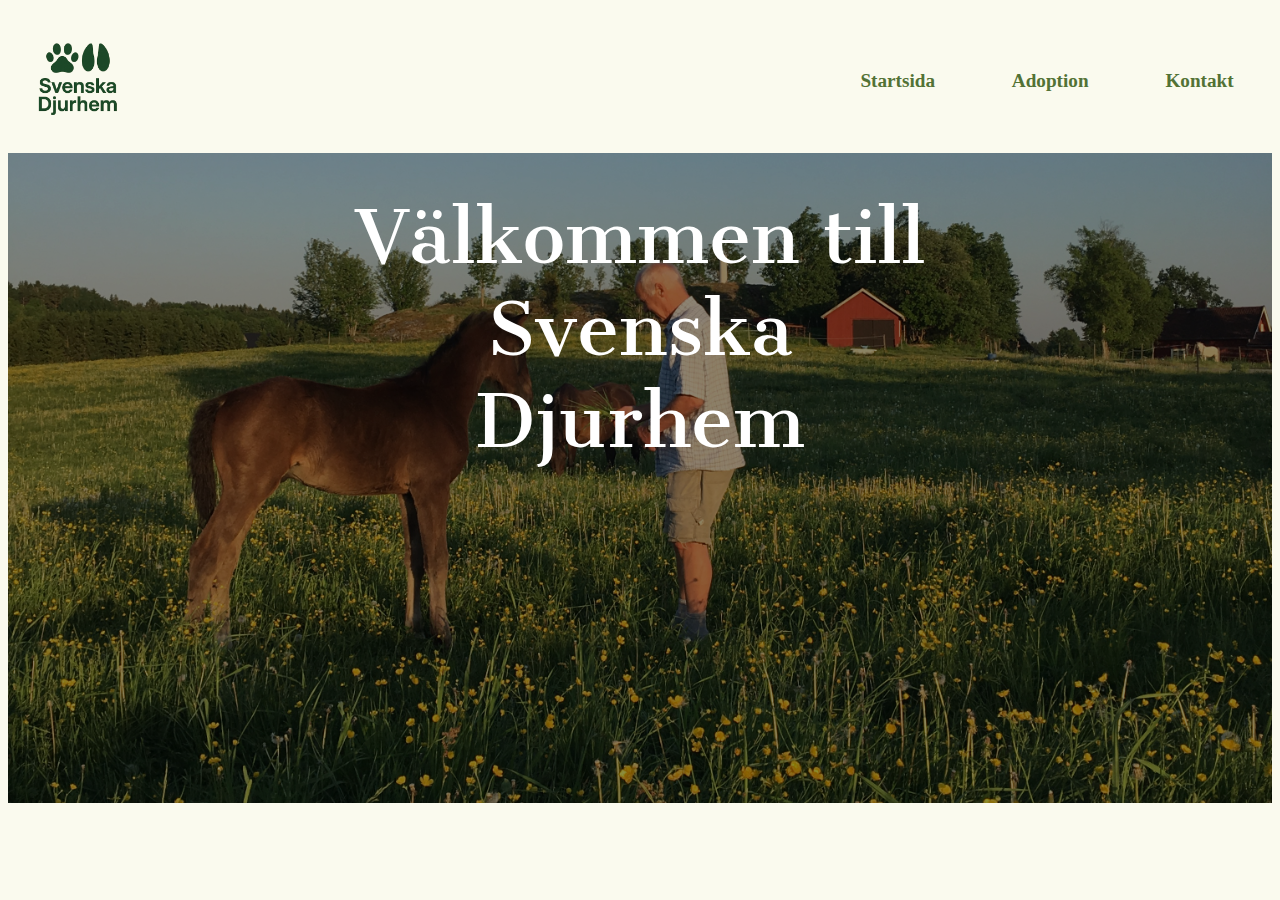
<file: index.html>
<!DOCTYPE html>
<html lang="sv">

<head>
    <meta charset="UTF-8">
    <meta name="viewport" content="width=device-width, initial-scale=1.0">
    <title>Svenska Djurhem</title>
    <link rel="stylesheet" href="css/styles.css">
    <link rel="preconnect" href="https://fonts.googleapis.com">
    <link rel="preconnect" href="https://fonts.gstatic.com" crossorigin>
    <link href="https://fonts.googleapis.com/css2?family=Cantata+One&display=swap" rel="stylesheet">

</head>

<body>
    <header>
        <nav>
            <a href="index.html">
                <img src="images/logo.png" alt="Logotyp med en tass och en hov" class="logo">
            </a>
            <ul>
                <li><a href="index.html">Startsida</a></li>
                <li><a href="adoption.html">Adoption</a></li>
                <li><a href="contact.html">Kontakt</a></li>
            </ul>
        </nav>

  
        <button class="menu-toggle" aria-label="Öppna meny" aria-expanded="false">
            <span></span>
            <span></span>
            <span></span>
        </button>

        <div class="hero">
            <img src="images/foalonfield.JPEG" alt="En man matar ett föl på en äng" class="hero-img">
            <h1>Välkommen till Svenska Djurhem</h1>
        </div>
    </header>

    <div class="menu-backdrop"></div>

    <script src="toggle.js"></script>
</body>

</html>
</file>
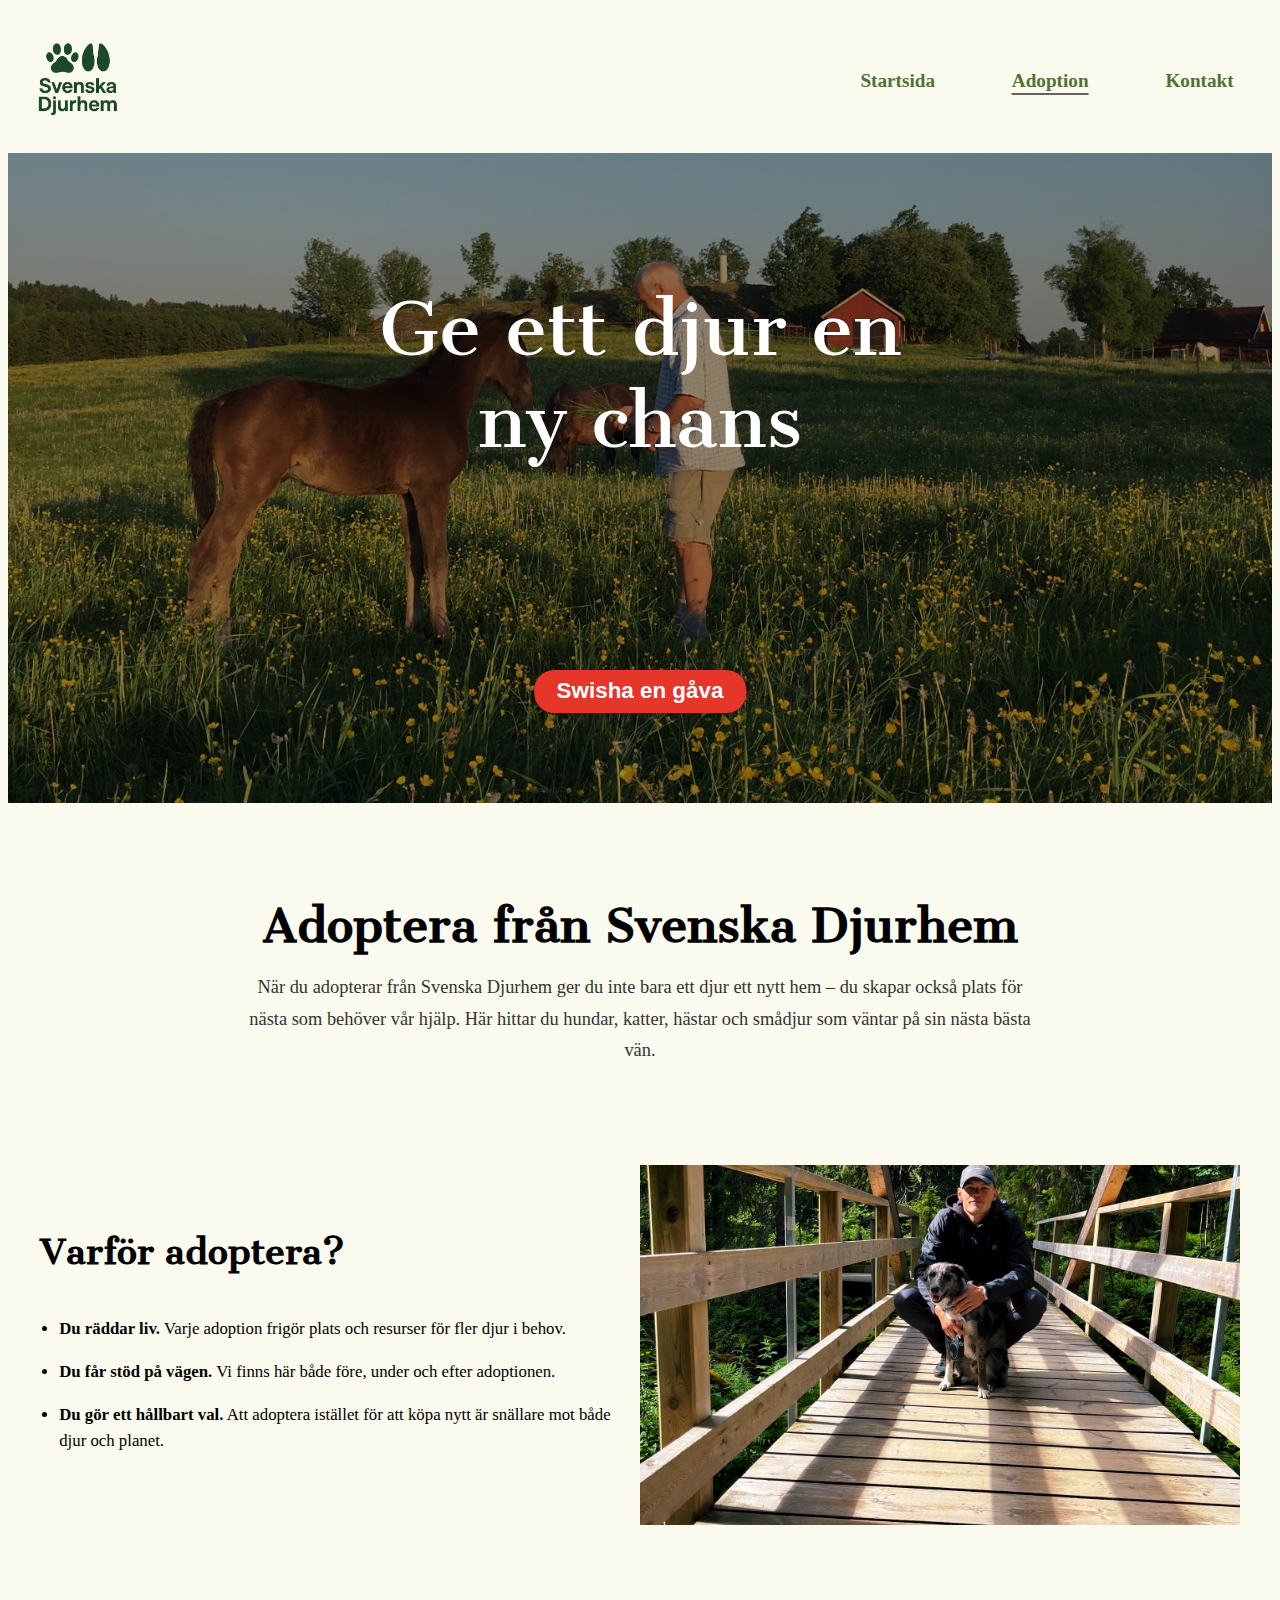
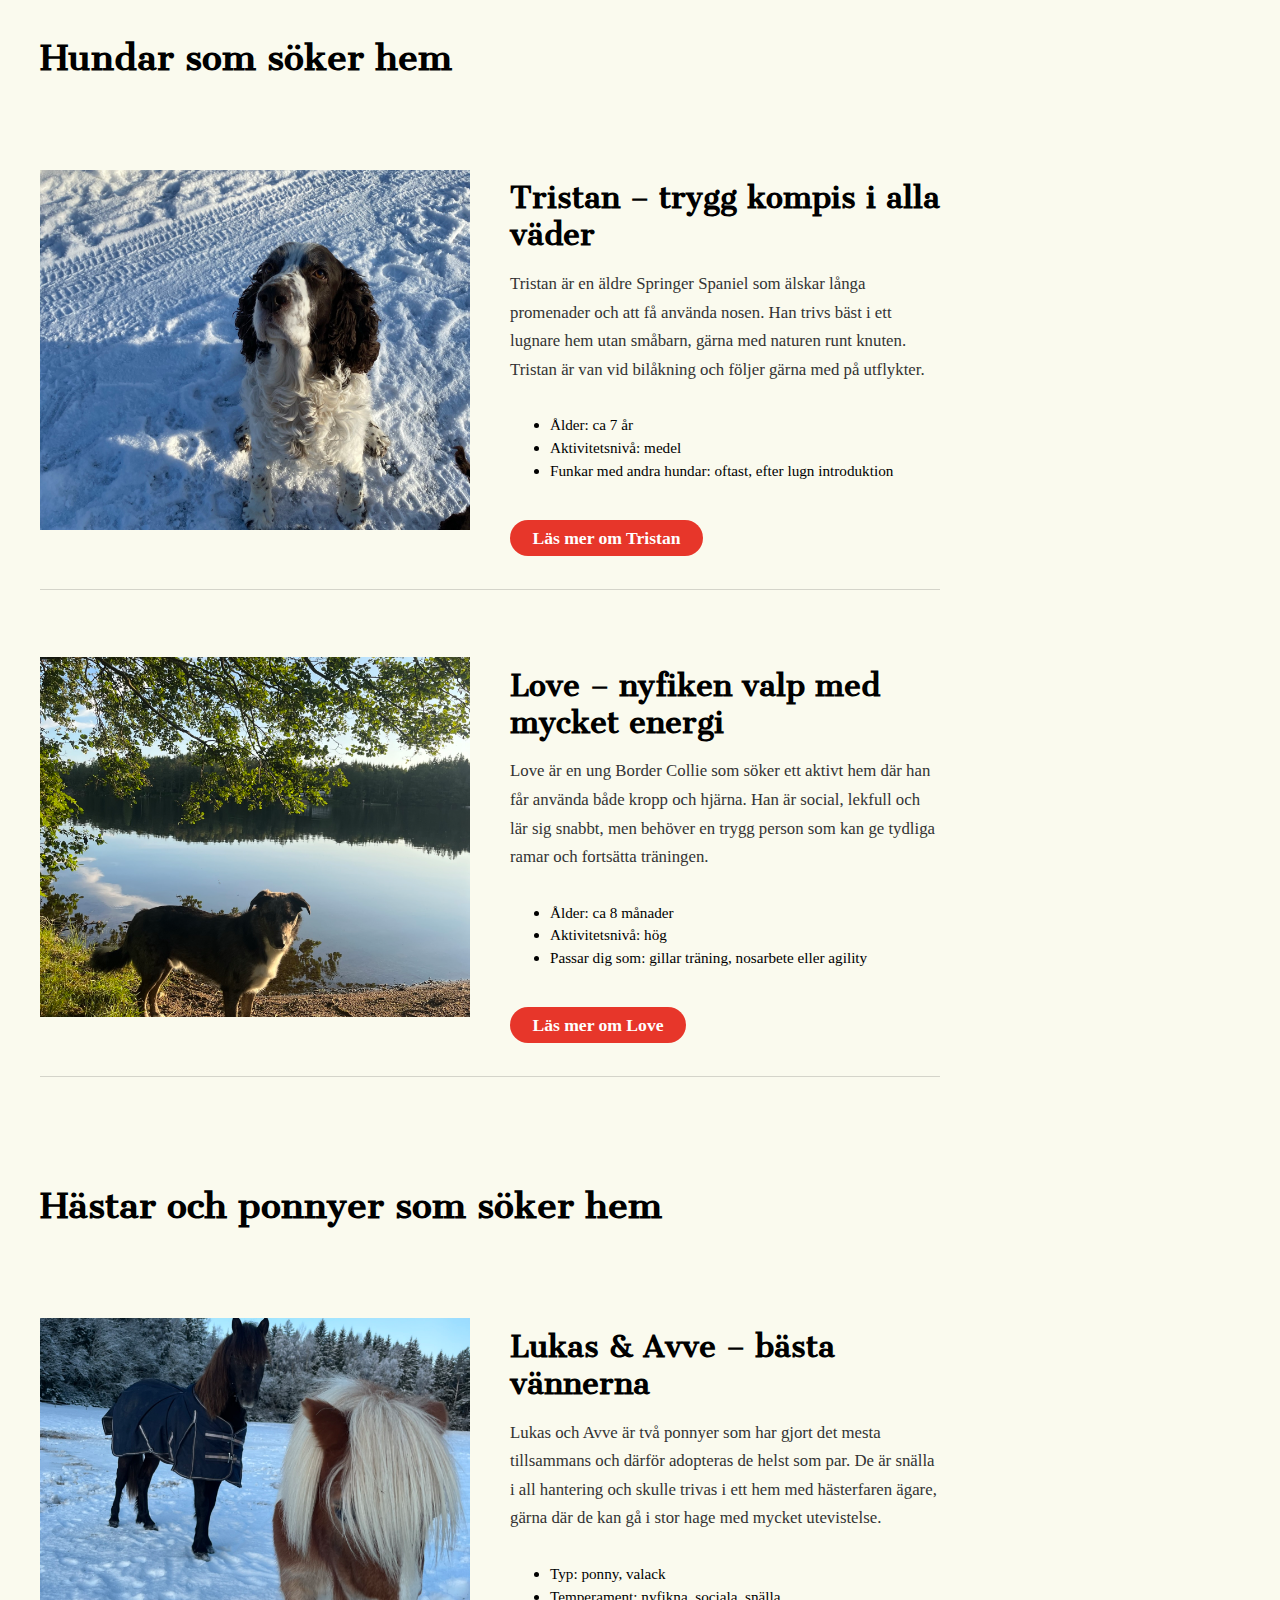
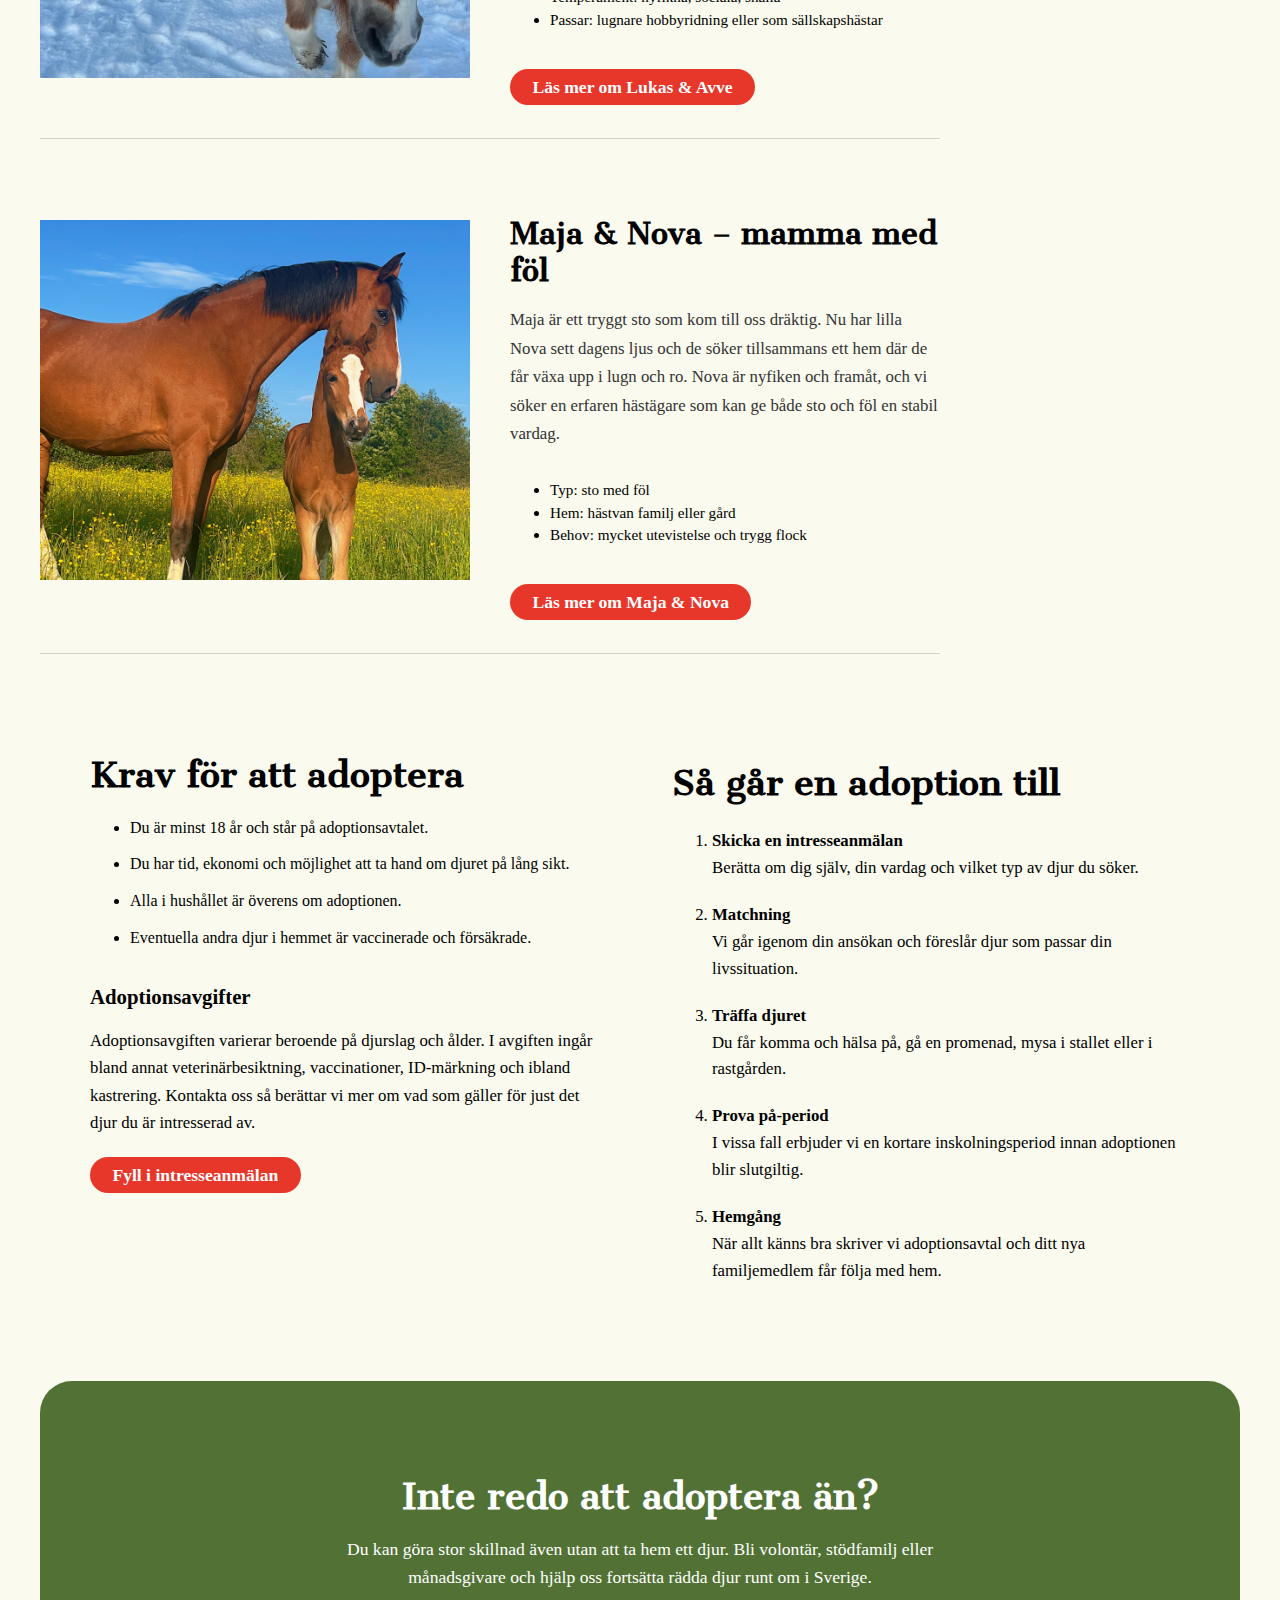
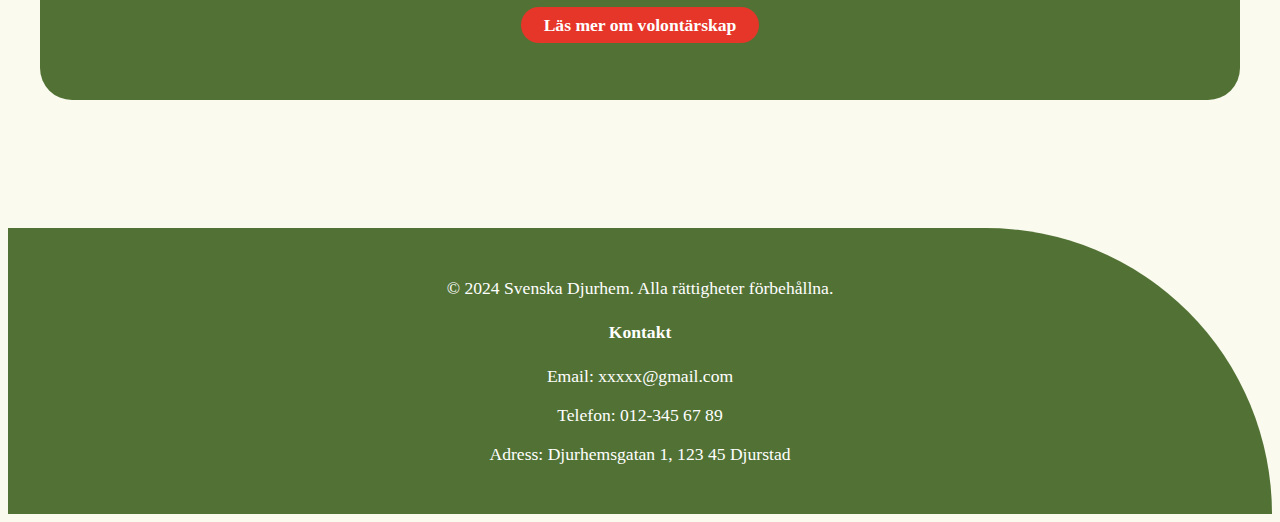
<file: adoption.html>
<!DOCTYPE html>
<html lang="sv">

<head>
    <meta charset="UTF-8">
    <meta name="viewport" content="width=device-width, initial-scale=1.0">
    <title>Svenska Djurhem</title>
    <link rel="stylesheet" href="css/styles.css">
    <link rel="stylesheet" href="css/adoption.css">
    <link rel="preconnect" href="https://fonts.googleapis.com">
    <link rel="preconnect" href="https://fonts.gstatic.com" crossorigin>
    <link href="https://fonts.googleapis.com/css2?family=Cantata+One&display=swap" rel="stylesheet">

</head>

<body>
    <header>

    <!-- Alltid synlig topp-bar på mobil -->
    <div class="topbar">
        <a href="index.html">
            <img src="images/logo.png" alt="Logotyp med en tass och en hov" class="logo">
        </a>

        <button class="menu-toggle" aria-label="Öppna meny" aria-expanded="false">
            <span></span>
            <span></span>
            <span></span>
        </button>
    </div>

    <!-- Själva menyn (drawer) -->
    <nav>
        <a href="index.html" class="nav-logo-desktop">
            <img src="images/logo.png" alt="Logotyp med en tass och en hov" class="logo">
        </a>
        <ul>
            <li><a href="index.html">Startsida</a></li>
            <li><a href="adoption.html"class="active">Adoption</a></li>
            <li><a href="contact.html">Kontakt</a></li>
        </ul>
    </nav>

    <div class="hero">
        <img src="images/foalonfield.JPEG" alt="En man matar ett föl på en äng" class="hero-img">
        <h1>Ge ett djur en ny chans</h1>
        <button class="hero-button">Swisha en gåva</button>
    </div>
</header>

    <div class="menu-backdrop"></div>

    <main class="adoption-page">

        <!-- Introsektion -->
        <section class="adoption-hero">
            <h1>Adoptera från Svenska Djurhem</h1>
            <p>
                När du adopterar från Svenska Djurhem ger du inte bara ett djur ett nytt hem – du skapar också
                plats för nästa som behöver vår hjälp. Här hittar du hundar, katter, hästar och smådjur som väntar
                på sin nästa bästa vän.
            </p>
        </section>

        <!-- Varför adoptera -->
        <section class="adoption-why adoption-why-grid">
            <div class="adoption-why-content">
                <h2>Varför adoptera?</h2>
                <ul>
                    <li><strong>Du räddar liv.</strong> Varje adoption frigör plats och resurser för fler djur i behov.
                    </li>
                    <li><strong>Du får stöd på vägen.</strong> Vi finns här både före, under och efter adoptionen.</li>
                    <li><strong>Du gör ett hållbart val.</strong> Att adoptera istället för att köpa nytt är snällare
                        mot både djur och planet.</li>
                </ul>
            </div>

            <div class="adoption-why-image">
                <img src="images/eric.JPEG" alt="Volontär sitter och klappar en border collie">
            </div>
        </section>


        <!-- Sektion: Hundar som söker hem -->
        <section class="adoption-animals">
            <h2>Hundar som söker hem</h2>

            <article class="adoption-card">
                <img src="images/tristan.JPEG" alt="En Springer-Spaniel ute i snö" class="adoption-img">
                <div class="adoption-content">
                    <h3>Tristan – trygg kompis i alla väder</h3>
                    <p>
                        Tristan är en äldre Springer Spaniel som älskar långa promenader och att få använda nosen.
                        Han trivs bäst i ett lugnare hem utan småbarn, gärna med naturen runt knuten. Tristan är
                        van vid bilåkning och följer gärna med på utflykter.
                    </p>
                    <ul>
                        <li>Ålder: ca 7 år</li>
                        <li>Aktivitetsnivå: medel</li>
                        <li>Funkar med andra hundar: oftast, efter lugn introduktion</li>
                    </ul>
                    <a href="#" class="feature-btn">Läs mer om Tristan</a>
                </div>
            </article>

            <article class="adoption-card">
                <img src="images/love.JPEG" alt="En Border Collie som står vid vattenbrynet" class="adoption-img">
                <div class="adoption-content">
                    <h3>Love – nyfiken valp med mycket energi</h3>
                    <p>
                        Love är en ung Border Collie som söker ett aktivt hem där han får använda både kropp och hjärna.
                        Han är social, lekfull och lär sig snabbt, men behöver en trygg person som kan ge tydliga ramar
                        och fortsätta träningen.
                    </p>
                    <ul>
                        <li>Ålder: ca 8 månader</li>
                        <li>Aktivitetsnivå: hög</li>
                        <li>Passar dig som: gillar träning, nosarbete eller agility</li>
                    </ul>
                    <a href="#" class="feature-btn">Läs mer om Love</a>
                </div>
            </article>
        </section>

        <!-- Sektion: Hästar och ponnyer -->
        <section class="adoption-animals">
            <h2>Hästar och ponnyer som söker hem</h2>

            <article class="adoption-card">
                <img src="images/lukasavve.JPEG" alt="Två ponnyer i snölandskap" class="adoption-img">
                <div class="adoption-content">
                    <h3>Lukas &amp; Avve – bästa vännerna</h3>
                    <p>
                        Lukas och Avve är två ponnyer som har gjort det mesta tillsammans och därför adopteras de helst
                        som par.
                        De är snälla i all hantering och skulle trivas i ett hem med hästerfaren ägare, gärna där de kan
                        gå i stor hage
                        med mycket utevistelse.
                    </p>
                    <ul>
                        <li>Typ: ponny, valack</li>
                        <li>Temperament: nyfikna, sociala, snälla</li>
                        <li>Passar: lugnare hobbyridning eller som sällskapshästar</li>
                    </ul>
                    <a href="#" class="feature-btn">Läs mer om Lukas &amp; Avve</a>
                </div>
            </article>

            <article class="adoption-card">
                <img src="images/fölochmamma.JPEG" alt="Ett föl med sin mamma i en hage med smörblommor"
                    class="adoption-img">
                <div class="adoption-content">
                    <h3>Maja &amp; Nova – mamma med föl</h3>
                    <p>
                        Maja är ett tryggt sto som kom till oss dräktig. Nu har lilla Nova sett dagens ljus och de söker
                        tillsammans
                        ett hem där de får växa upp i lugn och ro. Nova är nyfiken och framåt, och vi söker en erfaren
                        hästägare
                        som kan ge både sto och föl en stabil vardag.
                    </p>
                    <ul>
                        <li>Typ: sto med föl</li>
                        <li>Hem: hästvan familj eller gård</li>
                        <li>Behov: mycket utevistelse och trygg flock</li>
                    </ul>
                    <a href="#" class="feature-btn">Läs mer om Maja &amp; Nova</a>
                </div>
            </article>
        </section>

    <div class="adoption-info-grid">
        <!-- Praktisk info -->
        <section class="adoption-info">
            <h2>Krav för att adoptera</h2>
            <ul>
                <li>Du är minst 18 år och står på adoptionsavtalet.</li>
                <li>Du har tid, ekonomi och möjlighet att ta hand om djuret på lång sikt.</li>
                <li>Alla i hushållet är överens om adoptionen.</li>
                <li>Eventuella andra djur i hemmet är vaccinerade och försäkrade.</li>
            </ul>

            <h3>Adoptionsavgifter</h3>
            <p>
                Adoptionsavgiften varierar beroende på djurslag och ålder. I avgiften ingår bland annat
                veterinärbesiktning, vaccinationer, ID-märkning och ibland kastrering. Kontakta oss så berättar vi mer
                om vad som gäller för just det djur du är intresserad av.
            </p>

            <a href="#" class="feature-btn">Fyll i intresseanmälan</a>
        </section>

                <!-- Så går det till -->
        <section class="adoption-process">
            <h2>Så går en adoption till</h2>
            <ol>
                <li><strong> Skicka en intresseanmälan</strong><br>
                    Berätta om dig själv, din vardag och vilket typ av djur du söker.
                </li>
                <li><strong> Matchning</strong><br>
                    Vi går igenom din ansökan och föreslår djur som passar din livssituation.
                </li>
                <li><strong> Träffa djuret</strong><br>
                    Du får komma och hälsa på, gå en promenad, mysa i stallet eller i rastgården.
                </li>
                <li><strong>Prova på-period</strong><br>
                    I vissa fall erbjuder vi en kortare inskolningsperiod innan adoptionen blir slutgiltig.
                </li>
                <li><strong>Hemgång</strong><br>
                    När allt känns bra skriver vi adoptionsavtal och ditt nya familjemedlem får följa med hem.
                </li>
            </ol>
        </section>
    </div>

        <!-- Avslutande call to action med volontär-bilden i åtanke -->
        <section class="adoption-cta">
            <h2>Inte redo att adoptera än?</h2>
            <p>
                Du kan göra stor skillnad även utan att ta hem ett djur. Bli volontär, stödfamilj eller
                månadsgivare och hjälp oss fortsätta rädda djur runt om i Sverige.
            </p>
            <a href="#" class="feature-btn">Läs mer om volontärskap</a>
        </section>
    </main>

    <footer>
        <p>&copy; 2024 Svenska Djurhem. Alla rättigheter förbehållna.</p>
        <h4>Kontakt</h4>
        <p>Email: xxxxx@gmail.com</p>
        <p>Telefon: 012-345 67 89</p>
        <p>Adress: Djurhemsgatan 1, 123 45 Djurstad</p>
    </footer>

    <script src="toggle.js"></script>
</body>

</html>
</file>
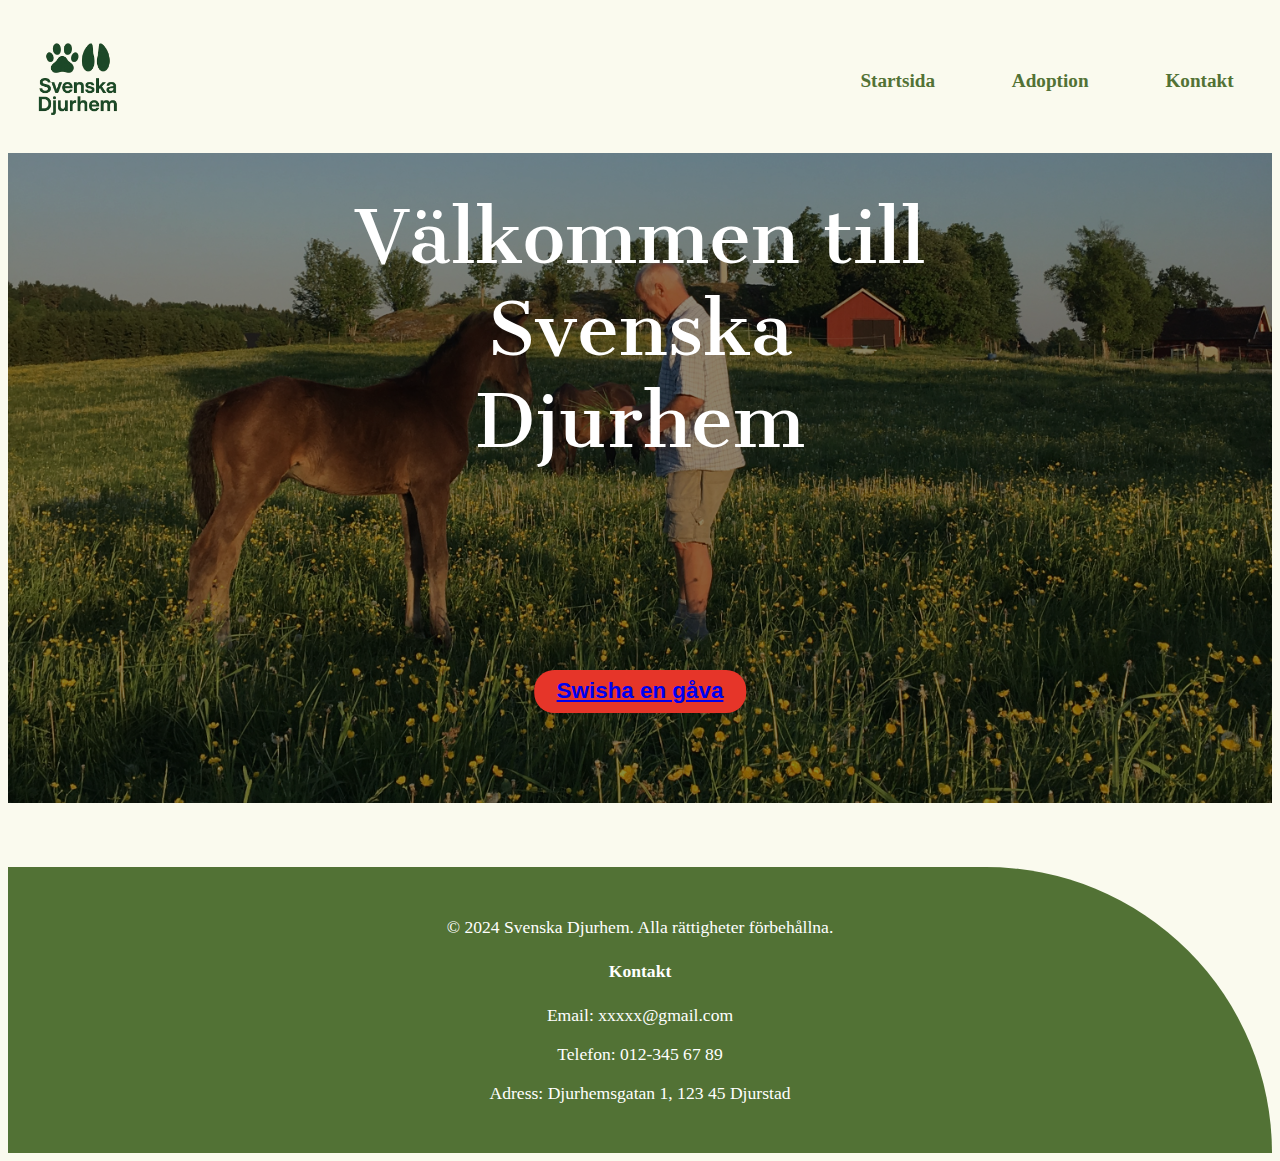
<file: contact.html>
<!DOCTYPE html>
<html lang="sv">

<head>
    <meta charset="UTF-8">
    <meta name="viewport" content="width=device-width, initial-scale=1.0">
    <title>Svenska Djurhem</title>
    <link rel="stylesheet" href="css/styles.css">
    <link rel="preconnect" href="https://fonts.googleapis.com">
    <link rel="preconnect" href="https://fonts.gstatic.com" crossorigin>
    <link href="https://fonts.googleapis.com/css2?family=Cantata+One&display=swap" rel="stylesheet">

</head>

<body>
    <header>
        <nav>
            <a href="index.html">
                <img src="images/logo.png" alt="Logotyp med en tass och en hov" class="logo">
            </a>
            <ul>
                <li><a href="index.html">Startsida</a></li>
                <li><a href="adoption.html">Adoption</a></li>
                <li><a href="contact.html">Kontakt</a></li>
            </ul>
        </nav>


        <button class="menu-toggle" aria-label="Öppna meny" aria-expanded="false">
            <span></span>
            <span></span>
            <span></span>
        </button>

        <div class="hero">
            <img src="images/foalonfield.JPEG" alt="En man matar ett föl på en äng" class="hero-img">
            <h1>Välkommen till Svenska Djurhem</h1>
            <button class="hero-button"><a href="adoption.html">Swisha en gåva</a></button>
        </div>
    </header>

    <div class="menu-backdrop"></div>

    <footer>
        <p>&copy; 2024 Svenska Djurhem. Alla rättigheter förbehållna.</p>
        <h4>Kontakt</h4>
        <p>Email: xxxxx@gmail.com</p>
        <p>Telefon: 012-345 67 89</p>
        <p>Adress: Djurhemsgatan 1, 123 45 Djurstad</p>
    </footer>

    <script src="toggle.js"></script>
</body>

</html>
</file>
<file: css/styles.css>
body {
    background-color: rgba(248, 248, 233, 0.751);
}

header {
    position: relative;
}

/* Topbar används bara på mobil */
.topbar {
    display: none;
}

.nav-logo-desktop {
    display: inline-block;
}

/* HERO */
.hero {
    position: relative;
    height: 650px;
    overflow: hidden;
}

.hero-img {
    width: 100%;
    height: 100%;
    object-fit: cover;
    object-position: center 65%;
    display: block;
}

/* Overlay – bara över bilden */
.hero::after {
    content: "";
    position: absolute;
    inset: 0;
    background: rgba(0, 0, 0, 0.45);
    z-index: 1;
}

/* Text över bilden */
.hero h1 {
    position: absolute;
    z-index: 10;
    color: white;
    font-size: 4.5em;
    left: 50%;
    transform: translateX(-50%);
    bottom: 4em;
    font-family: "Cantata One", serif;
    font-weight: 400;
    font-style: normal;
    text-align: center;
}

/* Hero-knapp */
.hero-button {
    max-width: 270px;
    height: auto;
    position: absolute;
    z-index: 10;
    left: 50%;
    transform: translateX(-50%);
    bottom: 4em;
    padding: 0.4em 1em;
    background-color: rgba(231, 53, 41, 0.997);
    border: none;
    border-radius: 20px;
    cursor: pointer;
    transition: background-color 0.5s ease, transform 0.5s ease, box-shadow 0.3s ease;
    color: white;
    font-weight: 550;
    font-size: 1.4em;
}

.hero-button:hover {
    background-color: rgba(200, 40, 30, 0.997);
    transform: translateX(-50%) scale(1.12);
    box-shadow: 0 12px 30px rgba(0, 0, 0, 0.3);
}


/* Meny (desktop) */
nav {
    top: 0;
    left: 0;
    width: 100%;
    z-index: 10;
    display: flex;
    align-items: center;
    justify-content: space-between;
    font-size: 1.2em;
}

/* Logotyp */
.logo {
    height: 140px;
}

/* Menyns lista */
nav ul {
    list-style: none;
    margin: 0;
    padding: 2em;
    display: flex;
    gap: 4em;
}

nav ul li a {
    display: inline-block;
    text-decoration: none;
    color: #527235;
    font-weight: 600;
    transition: transform .4s;
    position: relative;
}

nav ul li a:hover {
    color: rgba(40, 40, 40, 0.725);
    transform: scale(1.1);
}

/* Underline-animation */
nav a::after {
    content: "";
    position: absolute;
    left: 50%;
    bottom: -3px;
    width: 0;
    height: 2px;
    background-color: rgba(40, 40, 40, 0.725);
    transform: translateX(-50%);
    transition: width 0.4s ease-in-out;
}

nav a:hover::after,
nav a.active::after {
    width: 100%;
}

/* HAMBURGERKNAPP (desktop: dold) */
.menu-toggle {
    display: none;
    position: absolute;
    top: 20px;
    right: 20px;
    background: none;
    border: none;
    padding: 10px;
    z-index: 1000;
    cursor: pointer;
}

.menu-toggle span {
    display: block;
    width: 28px;
    height: 3px;
    background-color: #527235;
    margin: 5px 0;
    transition: 0.3s ease-in-out;
}

/* Footer */
footer {
    background-color: #527235;
    padding: 2rem;
    text-align: center;
    margin-top: 4rem;
    border-top-right-radius: 20em;
    color: white;
    font-size: 1.1em;
}

/* ========= MOBIL (≤ 768px) ========= */

@media (max-width: 768px) {

    /* HERO */
    .hero {
        height: 330px;
        margin-top: 72px;
    }

    .hero h1 {
        font-size: 2em;
        bottom: 2em;
    }

    .hero-button {
        display: none;
    }

    .topbar {
        position: fixed;
        top: 0;
        left: 0;
        right: 0;
        height: 72px;
        z-index: 1100;
        display: flex;
        align-items: center;
        justify-content: space-between;
        padding: 0 1.2rem;
        background-color: rgb(248, 248, 233);
    }

    .topbar .logo {
        height: 52px;
    }

    /* Hamburgaren inne i topbaren */
    .menu-toggle {
        display: block;
        position: static;
        background: #527235;
        border-radius: 999px;
        padding: 10px;
    }

    .menu-toggle span {
        background-color: #ffffff;
    }

    /* hamburgaren blir X när menyn är öppen */
    body.menu-open .menu-toggle span:nth-child(1) {
        transform: translateY(8px) rotate(45deg);
    }

    body.menu-open .menu-toggle span:nth-child(2) {
        opacity: 0;
    }

    body.menu-open .menu-toggle span:nth-child(3) {
        transform: translateY(-8px) rotate(-45deg);
    }

    /* --- NAV SOM DRAWER --- */
    nav {
        position: fixed;
        height: 100vh;
        width: min(80vw, 320px);
        background: rgb(248, 248, 233);
        transition: transform 0.35s ease;
        z-index: 1000;
        padding: 6rem 2rem 2rem;
        display: none;
        right: 0;
        left: auto;
    }

    nav.open {
        display: block;
    }

    /* Döljer loggan inne i nav på mobil – vi använder topbar-loggan istället */
    .nav-logo-desktop {
        display: none;
    }

    nav ul {
        display: flex;
        flex-direction: column;
        gap: 1.5rem;
        margin: 0;
        padding: 0;
        text-align: left;
    }

    nav a {
        font-size: 1.2rem;
        font-weight: 700;
        letter-spacing: 0.5px;
        color: #527235;
    }

    .feature-btn {
        font-size: 1rem;
    }

    footer {
        margin-top: 3rem;
        font-size: 1rem;
        padding: 1.5rem 1rem;
        border-top-right-radius: 10em;
    }
}

/* Extra liten mobil */
@media (max-width: 500px) {
    footer {
        border-top-right-radius: 0;
    }
}

/* Knappen */
.feature-btn {
    align-self: flex-start;
    padding: 0.5rem 1.4rem;
    border-radius: 2em;
    background: rgba(231, 53, 41, 0.997);
    color: white;
    text-decoration: none;
    font-weight: 700;
    font-size: 1.1rem;
    transition: background 0.4s ease, transform 0.4s ease;
}

.feature-btn:hover {
    background: rgba(200, 40, 30, 0.997);
    transform: scale(1.05);
}
</file>
<file: css/adoption.css>
.adoption-page {
    max-width: 1200px;
    margin: 0 auto;
    padding: 4rem 1.5rem;
    display: flex;
    flex-direction: column;
    gap: 5rem;
}

/* Intro / Hero */
.adoption-hero {
    text-align: center;
    max-width: 800px;
    margin: 0 auto;
}

.adoption-hero h1 {
    font-family: "Cantata One", serif;
    font-size: 2.8rem;
    margin-bottom: 1rem;
}

.adoption-hero p {
    font-size: 1.15rem;
    line-height: 1.7;
    color: #333;
}

/* =========================
   VARFÖR ADOPTERA
========================= */

.adoption-why h2,
.adoption-process h2,
.adoption-animals h2,
.adoption-info h2 {
    font-family: "Cantata One", serif;
    font-size: 2.1rem;
    margin-bottom: 1.5rem;
}

.adoption-why ul {
    display: grid;
    gap: 1rem;
    max-width: 700px;
}

.adoption-why li {
    font-size: 1.05rem;
    line-height: 1.6;
}

.adoption-why-grid {
    display: grid;
    grid-template-columns: 1fr 1fr;
    align-items: center;
}

.adoption-why-content ul {
    margin-top: 1rem;
    padding: 1.2em;
}

.adoption-why-image img {
    width: 100%;
    height: 100%;
    max-height: 360px;
    object-fit: cover;
}

/* Mobilanpassning */
@media (max-width: 768px) {
    .adoption-why-grid {
        grid-template-columns: 1fr;
        gap: 1.75rem;
    }

    .adoption-why-image img {
        max-height: 240px;
    }
}

/* =========================
   PROCESS
========================= */

.adoption-process ol {
    max-width: 800px;
    display: grid;
    gap: 1.25rem;
}

.adoption-process li {
    font-size: 1.05rem;
    line-height: 1.6;
}

/* =========================
   ADOPTIONSKORT
========================= */

.adoption-animals {
    display: flex;
    flex-direction: column;
    gap: 3rem;
}

.adoption-card {
    display: grid;
    grid-template-columns: 1fr 1fr;
    gap: 2.5rem;
    align-items: center;
    border-bottom: 1px solid rgba(0,0,0,0.15);
    padding-bottom: 2.5rem;
    max-width: 900px;
}

.adoption-img {
    width: 100%;
    height: 100%;
    max-height: 360px;
    object-fit: cover;
}

.adoption-content h3 {
    font-family: "Cantata One", serif;
    font-size: 1.8rem;
    margin-bottom: 0.6rem;
}

.adoption-content p {
    font-size: 1.05rem;
    line-height: 1.7;
    margin-bottom: 2rem;
    color: #333;
}

.adoption-content ul {
    margin-bottom: 3rem;
}

.adoption-content li {
    font-size: 0.95rem;
    margin-bottom: 0.3rem;
}

/* =========================
   INFO + AVGIFTER
========================= */

.adoption-info {
    max-width: 800px;
    line-height: 1.7em;
}

.adoption-info p {
    margin-bottom: 1.6rem;
    font-size: 1.05em;
}

.adoption-info ul {
    margin-bottom: 2rem;
    display: grid;
    gap: 0.6rem;
}

.adoption-info li {
    font-size: 1rem;
}

.adoption-info h3 {
    margin-top: 1.5rem;
    margin-bottom: 0.6rem;
    font-size: 1.3rem;
}

.adoption-info-grid {
    display: grid;
    grid-template-columns: 1fr 1fr;
    gap: 4rem;
    align-items: flex-start;
    max-width: 1100px;
    margin: 0 auto;
}

/* Mobilanpassning */
@media (max-width: 768px) {
    .adoption-info-grid {
        grid-template-columns: 1fr;
        gap: 2.5rem;
    }

    .adoption-info,
    .adoption-process {
        padding: 2rem 1.5rem 2.5rem;
    }
}

/* =========================
   CTA-DEL
========================= */

.adoption-cta {
    background: #527235;
    color: white;
    padding: 4rem 2rem;
    text-align: center;
    border-radius: 2rem;
}

.adoption-cta h2 {
    font-family: "Cantata One", serif;
    font-size: 2.2rem;
    margin-bottom: 1rem;
}

.adoption-cta p {
    max-width: 600px;
    margin: 0 auto 1.5rem;
    font-size: 1.1rem;
    line-height: 1.6;
}

/* =========================
   MOBILANPASSNING
========================= */

@media (max-width: 768px) {

    .adoption-page {
        padding: 3rem 1.25rem;
        gap: 3.5rem;
    }

    .adoption-hero h1 {
        font-size: 2rem;
    }

    .adoption-hero p {
        font-size: 1rem;
    }

    .adoption-why h2,
    .adoption-process h2,
    .adoption-animals h2,
    .adoption-info h2 {
        font-size: 1.7rem;
    }

    .adoption-card {
        grid-template-columns: 1fr;
        gap: 1.5rem;
    }

    .adoption-img {
        max-height: 240px;
    }

    .adoption-content h3 {
        font-size: 1.4rem;
    }

    .adoption-content p {
        font-size: 1rem;
    }

    .adoption-cta {
        padding: 3rem 1.5rem;
        border-radius: 1.2rem;
    }

    .adoption-cta h2 {
        font-size: 1.8rem;
    }
}

/* =========================
   TABLET
========================= */

@media (max-width: 1024px) {

    .adoption-card {
        grid-template-columns: 260px 1fr;
        gap: 2rem;
    }
}
</file>
